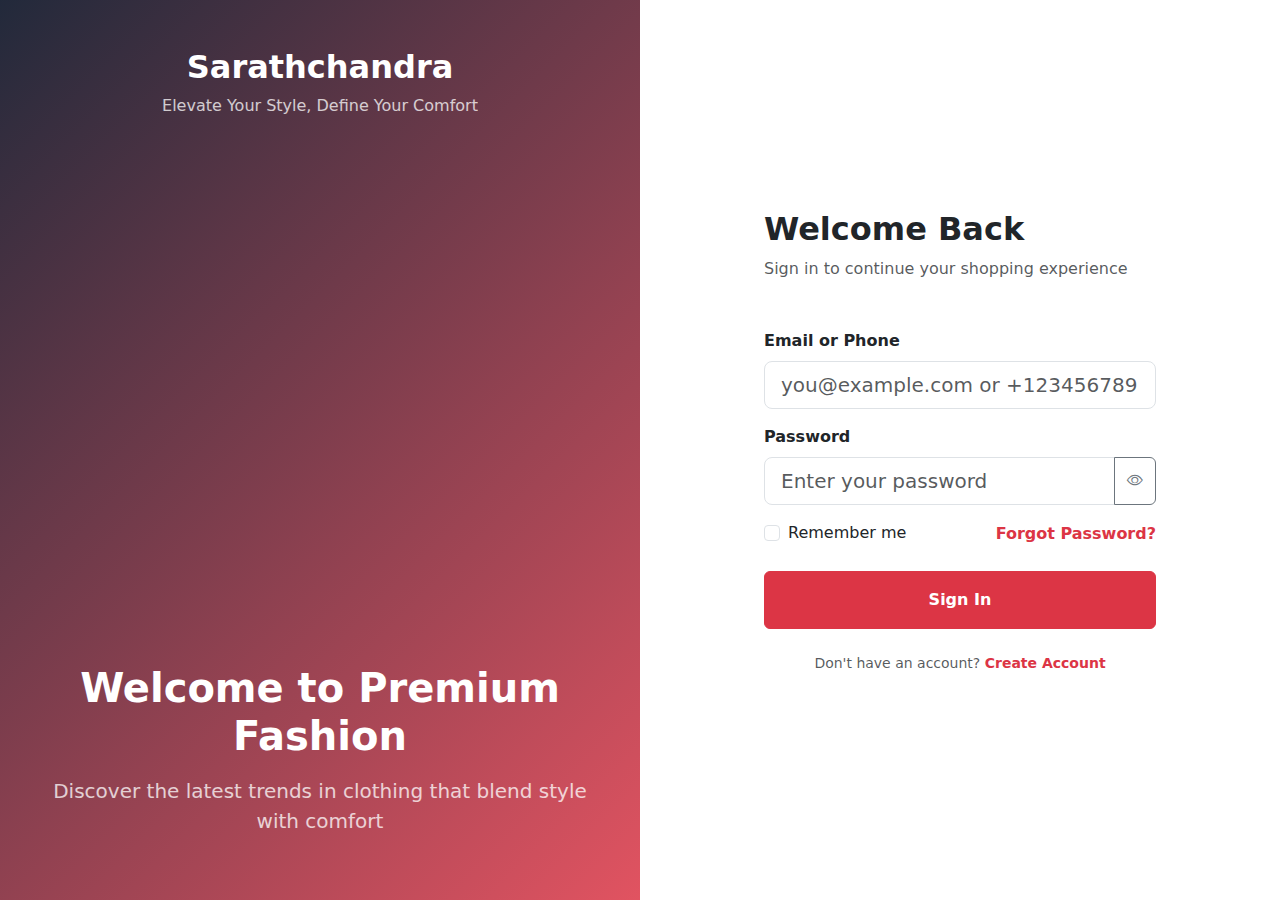
<file: components/login/login.html>
<!DOCTYPE html>
<html lang="en">
<head>
	<meta charset="UTF-8">
	<meta name="viewport" content="width=device-width, initial-scale=1.0">
	<title>Login - Sarathchandra Clothing</title>
	<link href="https://cdn.jsdelivr.net/npm/bootstrap@5.3.2/dist/css/bootstrap.min.css" rel="stylesheet">
	<link rel="stylesheet" href="https://cdn.jsdelivr.net/npm/bootstrap-icons@1.11.1/font/bootstrap-icons.css">
	<link rel="stylesheet" href="../../css/login.css">
</head>
<body>
	<div class="container-fluid p-0">
		<div class="row g-0 min-vh-100">
			<!-- Left Side - Image Panel -->
			<div class="col-lg-6 d-none d-lg-block image-panel">
				<div class="h-100 d-flex flex-column justify-content-between p-5 text-white position-relative">
					<div class="text-center mb-5">
						<a href="../../index.html" class="text-white text-decoration-none">
							<h2 class="fw-bold mb-2">Sarathchandra</h2>
						</a>
						<p class="opacity-75">Elevate Your Style, Define Your Comfort</p>
					</div>
					<div class="text-center">
						<h1 class="display-6 fw-bold mb-3">Welcome to Premium Fashion</h1>
						<p class="lead opacity-75">Discover the latest trends in clothing that blend style with comfort</p>
					</div>
				</div>
			</div>

			<!-- Right Side - Login Form -->
			<div class="col-lg-6 d-flex align-items-center justify-content-center bg-white">
				<div class="w-100 px-4 py-5" style="max-width: 440px;">
					<div class="mb-5">
						<h1 class="h2 fw-bold mb-2">Welcome Back</h1>
						<p class="text-muted">Sign in to continue your shopping experience</p>
					</div>

					<form id="loginForm" autocomplete="on">
						<div class="mb-3">
							<label for="identifier" class="form-label fw-semibold">Email or Phone</label>
							<input id="identifier" name="identifier" type="text" class="form-control form-control-lg" 
								   placeholder="you@example.com or +123456789" required>
						</div>

						<div class="mb-3">
							<label for="password" class="form-label fw-semibold">Password</label>
							<div class="input-group">
								<input id="password" name="password" type="password" class="form-control form-control-lg" 
									   placeholder="Enter your password" minlength="6" required>
								<button type="button" id="togglePwd" class="btn btn-outline-secondary">
									<i class="bi bi-eye"></i>
								</button>
							</div>
						</div>

						<div class="d-flex justify-content-between align-items-center mb-4">
							<div class="form-check">
								<input type="checkbox" class="form-check-input" id="remember" name="remember">
								<label class="form-check-label" for="remember">Remember me</label>
							</div>
							<a href="../login/forgot.html" class="text-danger text-decoration-none fw-semibold">Forgot Password?</a>
						</div>

						<button class="btn btn-danger w-100 py-3 fw-semibold mb-4" type="submit">Sign In</button>

						

						<p class="text-center text-muted small">
							Don't have an account? <a href="../login/register.html" class="text-danger text-decoration-none fw-semibold">Create Account</a>
						</p>
					</form>
				</div>
			</div>
		</div>
	</div>

	<!-- Bootstrap JS -->
	<script src="https://cdn.jsdelivr.net/npm/bootstrap@5.3.2/dist/js/bootstrap.bundle.min.js"></script>
	
</body>
</html>
</file>
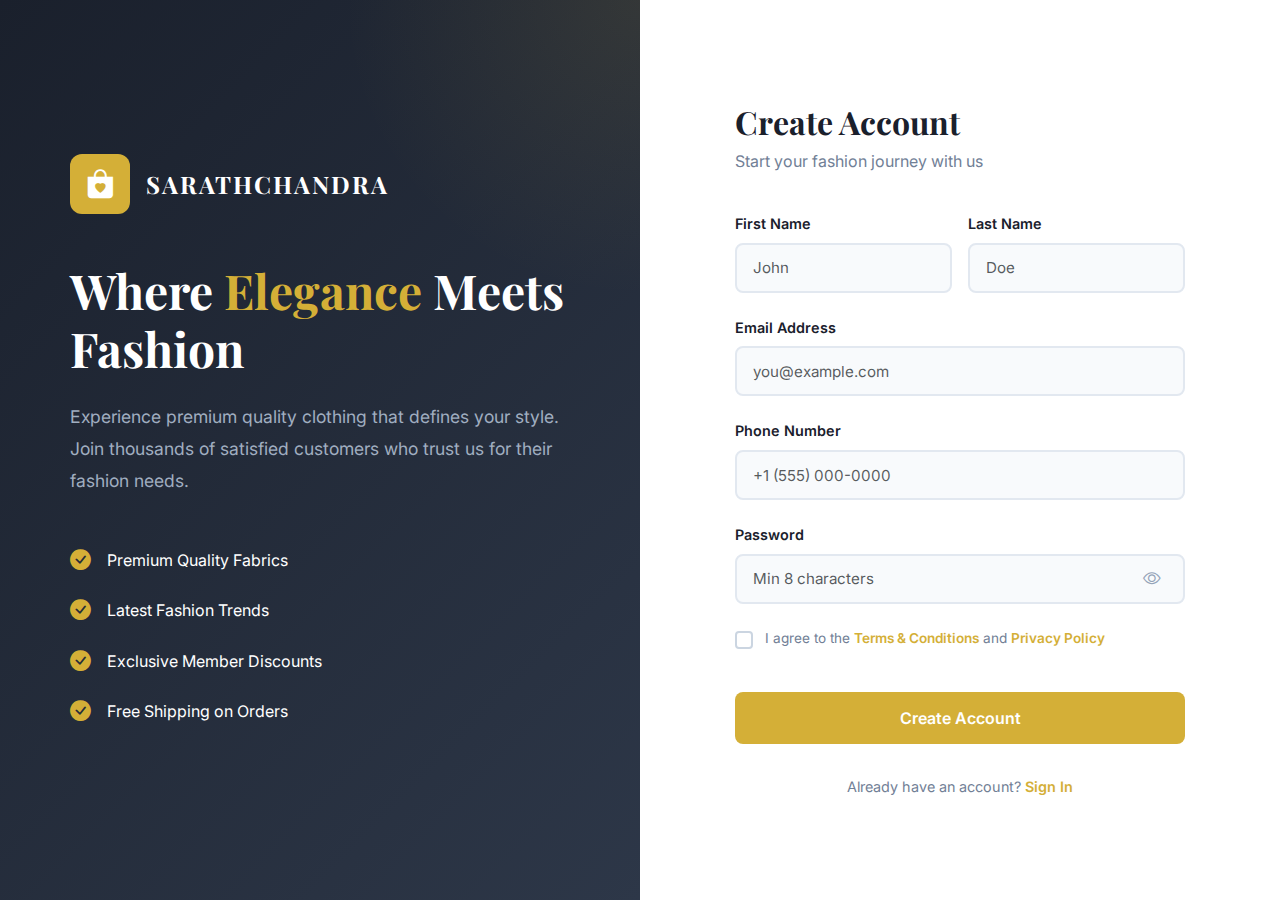
<file: components/login/register.html>
<!DOCTYPE html>
<html lang="en">
<head>
	<meta charset="UTF-8">
	<meta name="viewport" content="width=device-width, initial-scale=1.0">
	<title>Register - Sarathchandra Clothing</title>
	<link href="https://cdn.jsdelivr.net/npm/bootstrap@5.3.2/dist/css/bootstrap.min.css" rel="stylesheet">
	<link rel="stylesheet" href="https://cdn.jsdelivr.net/npm/bootstrap-icons@1.11.1/font/bootstrap-icons.css">
	<style>
		@import url('https://fonts.googleapis.com/css2?family=Playfair+Display:wght@600;700;800&family=Inter:wght@300;400;500;600;700&display=swap');

		:root {
			--primary: #2d3748;
			--accent: #d4af37;
			--text-dark: #1a202c;
			--text-light: #718096;
		}

		* {
			margin: 0;
			padding: 0;
			box-sizing: border-box;
		}

		body {
			font-family: 'Inter', sans-serif;
			overflow-x: hidden;
		}

		.register-wrapper {
			display: flex;
			min-height: 100vh;
		}

		/* Left Side - Company Info */
		.company-side {
			flex: 1;
			background: linear-gradient(135deg, #1a202c 0%, #2d3748 100%);
			padding: 4rem 3rem;
			display: flex;
			flex-direction: column;
			justify-content: center;
			position: relative;
			overflow: hidden;
		}

		.company-side::before {
			content: '';
			position: absolute;
			width: 600px;
			height: 600px;
			background: radial-gradient(circle, rgba(212, 175, 55, 0.1) 0%, transparent 70%);
			top: -300px;
			right: -300px;
			border-radius: 50%;
		}

		.company-content {
			position: relative;
			z-index: 1;
			max-width: 500px;
			margin: 0 auto;
			animation: fadeInLeft 0.8s ease;
		}

		@keyframes fadeInLeft {
			from {
				opacity: 0;
				transform: translateX(-30px);
			}
			to {
				opacity: 1;
				transform: translateX(0);
			}
		}

		.brand-logo {
			display: inline-flex;
			align-items: center;
			gap: 1rem;
			margin-bottom: 3rem;
		}

		.logo-icon {
			width: 60px;
			height: 60px;
			background: var(--accent);
			border-radius: 12px;
			display: flex;
			align-items: center;
			justify-content: center;
			font-size: 1.8rem;
			color: white;
		}

		.brand-name {
			font-family: 'Playfair Display', serif;
			font-size: 1.5rem;
			font-weight: 700;
			color: white;
			letter-spacing: 2px;
		}

		.company-title {
			font-family: 'Playfair Display', serif;
			font-size: 3rem;
			font-weight: 700;
			color: white;
			line-height: 1.2;
			margin-bottom: 1.5rem;
		}

		.company-title .highlight {
			color: var(--accent);
		}

		.company-description {
			color: #a0aec0;
			font-size: 1.1rem;
			line-height: 1.8;
			margin-bottom: 3rem;
		}

		.features-list {
			list-style: none;
			padding: 0;
		}

		.features-list li {
			color: white;
			font-size: 1rem;
			margin-bottom: 1.2rem;
			display: flex;
			align-items: center;
			gap: 1rem;
		}

		.features-list i {
			color: var(--accent);
			font-size: 1.3rem;
		}

		/* Right Side - Register Form */
		.form-side {
			flex: 1;
			background: white;
			padding: 4rem 3rem;
			display: flex;
			align-items: center;
			justify-content: center;
		}

		.form-container {
			width: 100%;
			max-width: 450px;
			animation: fadeInRight 0.8s ease;
		}

		@keyframes fadeInRight {
			from {
				opacity: 0;
				transform: translateX(30px);
			}
			to {
				opacity: 1;
				transform: translateX(0);
			}
		}

		.form-header {
			margin-bottom: 2.5rem;
		}

		.form-header h2 {
			font-family: 'Playfair Display', serif;
			font-size: 2rem;
			font-weight: 700;
			color: var(--text-dark);
			margin-bottom: 0.5rem;
		}

		.form-header p {
			color: var(--text-light);
			font-size: 1rem;
		}

		.form-group {
			margin-bottom: 1.5rem;
		}

		.form-label {
			display: block;
			font-weight: 600;
			color: var(--text-dark);
			margin-bottom: 0.5rem;
			font-size: 0.9rem;
		}

		.form-control {
			width: 100%;
			height: 50px;
			padding: 0 1rem;
			border: 2px solid #e2e8f0;
			border-radius: 8px;
			font-size: 0.95rem;
			transition: all 0.3s ease;
			background: #f8fafc;
		}

		.form-control:focus {
			outline: none;
			border-color: var(--accent);
			background: white;
			box-shadow: 0 0 0 4px rgba(212, 175, 55, 0.1);
		}

		.name-row {
			display: grid;
			grid-template-columns: 1fr 1fr;
			gap: 1rem;
		}

		.password-wrapper {
			position: relative;
		}

		.password-toggle {
			position: absolute;
			right: 1rem;
			top: 50%;
			transform: translateY(-50%);
			background: none;
			border: none;
			color: #94a3b8;
			cursor: pointer;
			padding: 0.5rem;
			font-size: 1.1rem;
		}

		.password-toggle:hover {
			color: var(--accent);
		}

		.form-check {
			display: flex;
			align-items: flex-start;
			gap: 0.75rem;
			margin-bottom: 1.5rem;
		}

		.form-check-input {
			width: 18px;
			height: 18px;
			border: 2px solid #cbd5e1;
			border-radius: 4px;
			margin-top: 0.2rem;
			cursor: pointer;
			flex-shrink: 0;
		}

		.form-check-input:checked {
			background-color: var(--accent);
			border-color: var(--accent);
		}

		.form-check-label {
			font-size: 0.85rem;
			color: var(--text-light);
			line-height: 1.5;
			cursor: pointer;
		}

		.form-check-label a {
			color: var(--accent);
			text-decoration: none;
			font-weight: 600;
		}

		.form-check-label a:hover {
			text-decoration: underline;
		}

		.btn-register {
			width: 100%;
			height: 52px;
			background: var(--accent);
			border: none;
			border-radius: 8px;
			color: white;
			font-weight: 600;
			font-size: 1rem;
			cursor: pointer;
			transition: all 0.3s ease;
			margin-top: 1rem;
		}

		.btn-register:hover {
			background: #c5a028;
			transform: translateY(-2px);
			box-shadow: 0 10px 25px rgba(212, 175, 55, 0.3);
		}

		.btn-register:active {
			transform: translateY(0);
		}

		.login-link {
			text-align: center;
			margin-top: 2rem;
			font-size: 0.9rem;
			color: var(--text-light);
		}

		.login-link a {
			color: var(--accent);
			text-decoration: none;
			font-weight: 600;
		}

		.login-link a:hover {
			text-decoration: underline;
		}

		.alert {
			border: none;
			border-radius: 8px;
			padding: 1rem;
			margin-bottom: 1.5rem;
			display: none;
			animation: slideDown 0.3s ease;
		}

		@keyframes slideDown {
			from {
				opacity: 0;
				transform: translateY(-10px);
			}
			to {
				opacity: 1;
				transform: translateY(0);
			}
		}

		.alert-success {
			background: #d1fae5;
			color: #065f46;
		}

		.alert-danger {
			background: #fee2e2;
			color: #991b1b;
		}

		/* Responsive */
		@media (max-width: 992px) {
			.register-wrapper {
				flex-direction: column;
			}

			.company-side {
				min-height: 50vh;
				padding: 3rem 2rem;
			}

			.company-title {
				font-size: 2.5rem;
			}

			.form-side {
				padding: 3rem 2rem;
			}
		}

		@media (max-width: 576px) {
			.company-side {
				padding: 2rem 1.5rem;
			}

			.company-title {
				font-size: 2rem;
			}

			.form-side {
				padding: 2rem 1.5rem;
			}

			.name-row {
				grid-template-columns: 1fr;
			}

			.form-header h2 {
				font-size: 1.75rem;
			}
		}
	</style>
</head>
<body>
	<div class="register-wrapper">
		<!-- Left Side - Company Info -->
		<div class="company-side">
			<div class="company-content">
				<div class="brand-logo">
					<div class="logo-icon">
						<i class="bi bi-bag-heart-fill"></i>
					</div>
					<span class="brand-name">SARATHCHANDRA</span>
				</div>

				<h1 class="company-title">
					Where <span class="highlight">Elegance</span> Meets Fashion
				</h1>

				<p class="company-description">
					Experience premium quality clothing that defines your style. Join thousands of satisfied customers who trust us for their fashion needs.
				</p>

				<ul class="features-list">
					<li>
						<i class="bi bi-check-circle-fill"></i>
						<span>Premium Quality Fabrics</span>
					</li>
					<li>
						<i class="bi bi-check-circle-fill"></i>
						<span>Latest Fashion Trends</span>
					</li>
					<li>
						<i class="bi bi-check-circle-fill"></i>
						<span>Exclusive Member Discounts</span>
					</li>
					<li>
						<i class="bi bi-check-circle-fill"></i>
						<span>Free Shipping on Orders</span>
					</li>
				</ul>
			</div>
		</div>

		<!-- Right Side - Register Form -->
		<div class="form-side">
			<div class="form-container">
				<div class="form-header">
					<h2>Create Account</h2>
					<p>Start your fashion journey with us</p>
				</div>

				<!-- Alert Messages -->
				<div class="alert alert-success" id="successAlert">
					<i class="bi bi-check-circle-fill me-2"></i>Account created successfully!
				</div>
				<div class="alert alert-danger" id="errorAlert"></div>

				<!-- Registration Form -->
				<form id="registerForm">
					<!-- Name Row -->
					<div class="name-row">
						<div class="form-group">
							<label for="firstName" class="form-label">First Name</label>
							<input type="text" class="form-control" id="firstName" placeholder="John" required>
						</div>
						<div class="form-group">
							<label for="lastName" class="form-label">Last Name</label>
							<input type="text" class="form-control" id="lastName" placeholder="Doe" required>
						</div>
					</div>

					<!-- Email -->
					<div class="form-group">
						<label for="email" class="form-label">Email Address</label>
						<input type="email" class="form-control" id="email" placeholder="you@example.com" required>
					</div>

					<!-- Phone -->
					<div class="form-group">
						<label for="phone" class="form-label">Phone Number</label>
						<input type="tel" class="form-control" id="phone" placeholder="+1 (555) 000-0000" required>
					</div>

					<!-- Password -->
					<div class="form-group">
						<label for="password" class="form-label">Password</label>
						<div class="password-wrapper">
							<input type="password" class="form-control" id="password" placeholder="Min 8 characters" minlength="8" required>
							<button type="button" class="password-toggle" id="togglePassword">
								<i class="bi bi-eye"></i>
							</button>
						</div>
					</div>

					<!-- Terms -->
					<div class="form-check">
						<input class="form-check-input" type="checkbox" id="terms" required>
						<label class="form-check-label" for="terms">
							I agree to the <a href="#">Terms & Conditions</a> and <a href="#">Privacy Policy</a>
						</label>
					</div>

					<!-- Submit Button -->
					<button class="btn-register" onclick="register()">
						Create Account
					</button>

				<!-- Login Link -->
				<div class="login-link">
					Already have an account? <a href="login.html">Sign In</a>
				</div>
			</div>
		</div>
	</div>
	<script src="../../js/register.js"></script>
	<script src="https://cdn.jsdelivr.net/npm/bootstrap@5.3.2/dist/js/bootstrap.bundle.min.js"></script>
	
</body>
</html>
</file>
<file: css/login.css>
.image-panel {
  background: linear-gradient(135deg, rgba(15, 23, 42, 0.92), rgba(220, 53, 69, 0.85)),
              url('https://images.unsplash.com/photo-1441986300917-64674bd600d8?w=1200&q=80');
  background-size: cover;
  background-position: center;
  background-repeat: no-repeat;
}

.btn-danger:hover {
  transform: translateY(-2px);
  box-shadow: 0 6px 20px rgba(220, 53, 69, 0.4);
}

.form-control:focus {
  border-color: #dc3545;
  box-shadow: 0 0 0 0.25rem rgba(220, 53, 69, 0.15);
}
</file>
